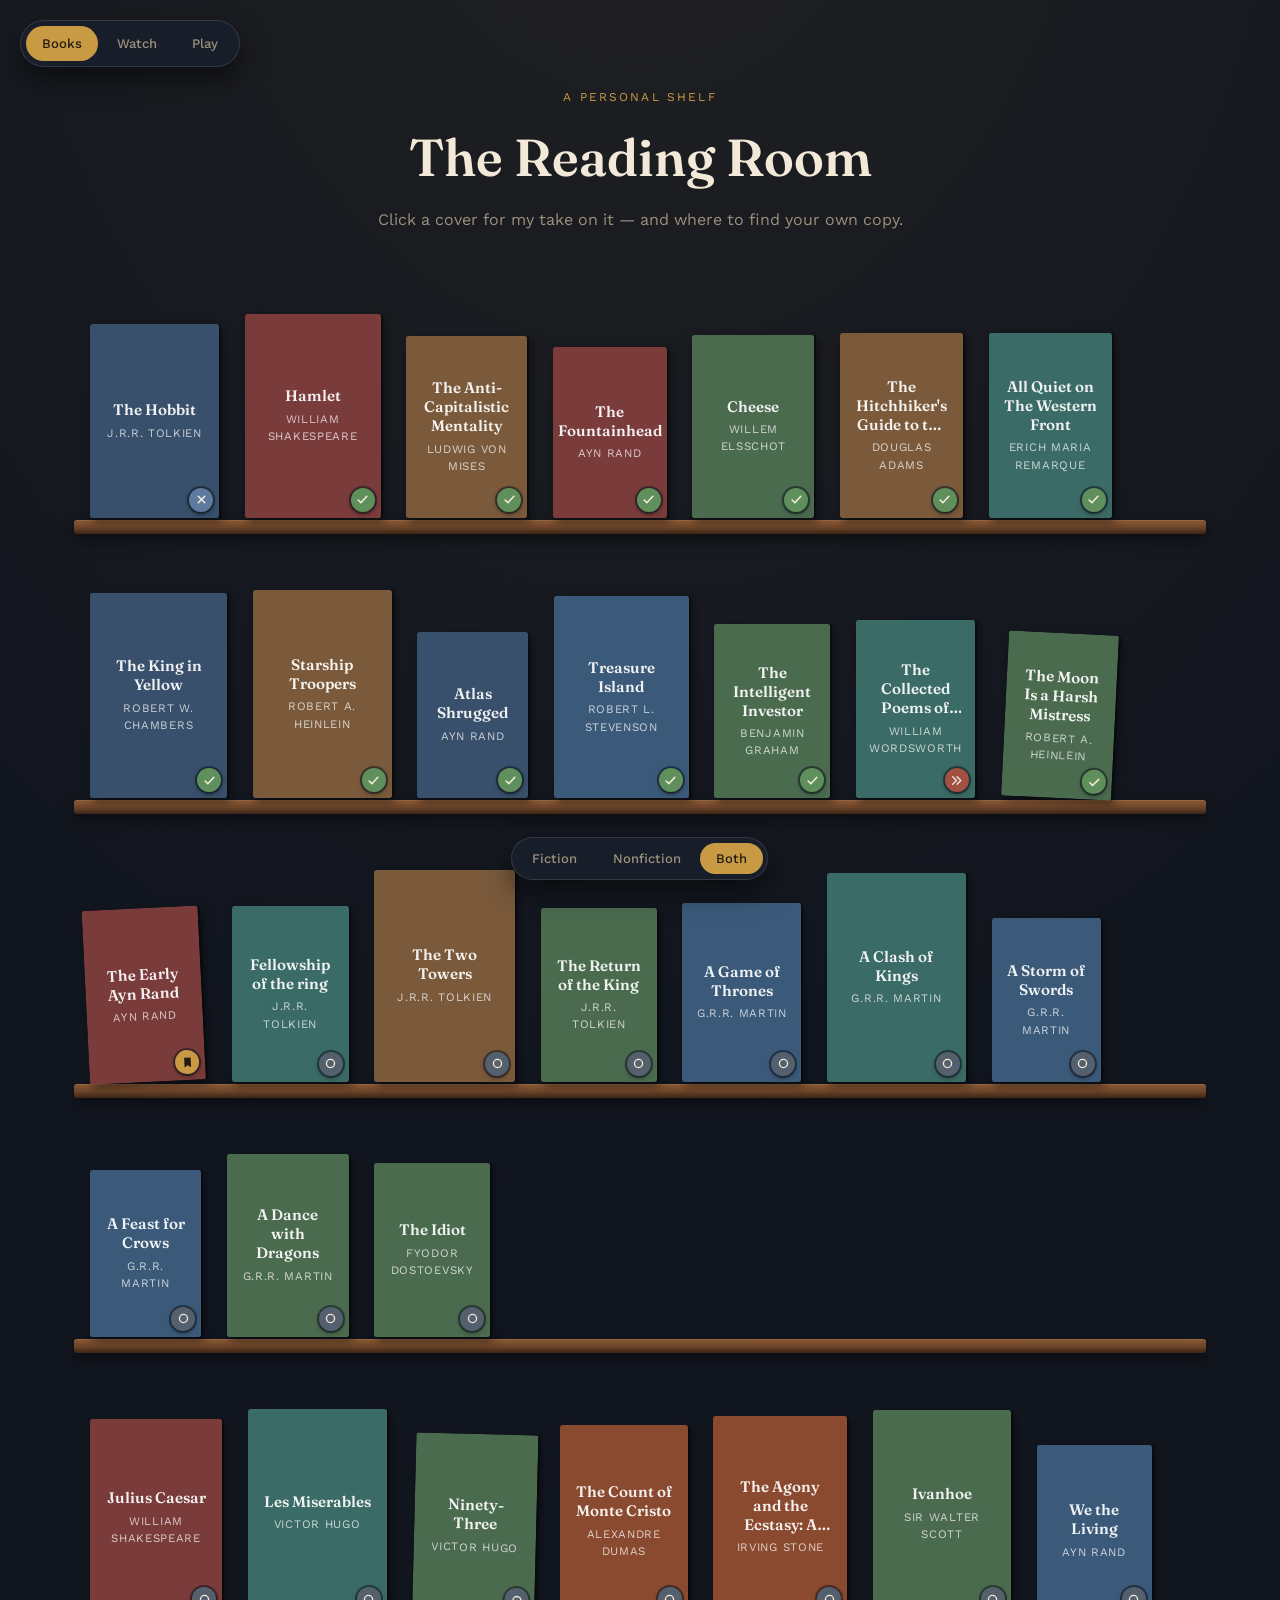
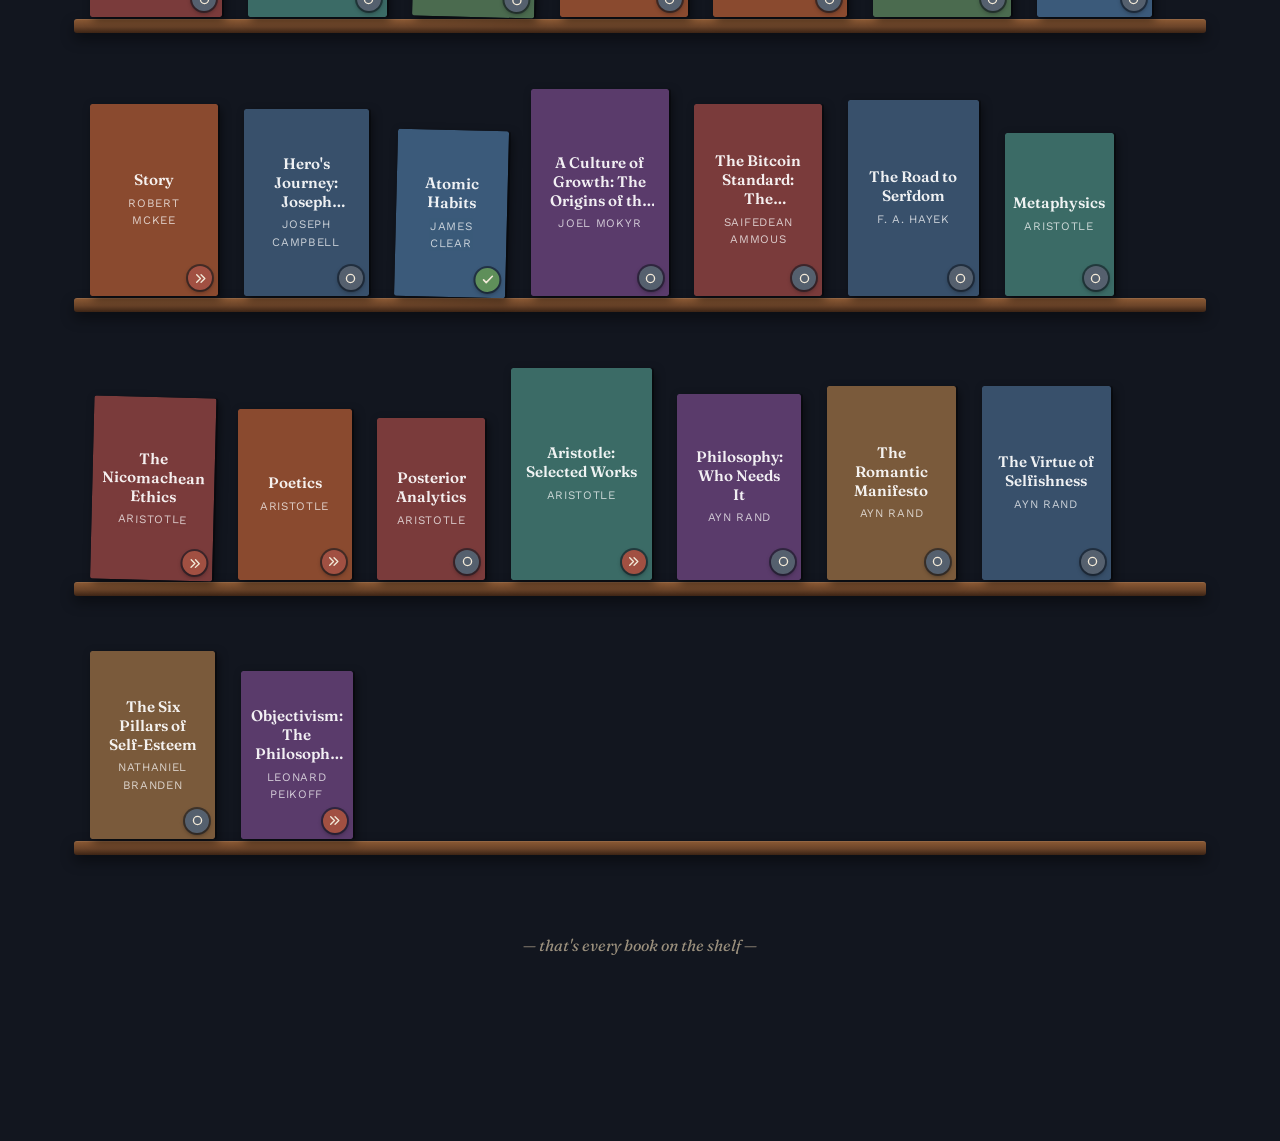
<file: index.html>
<!DOCTYPE html>
<html lang="en">
<head>
<meta charset="UTF-8">
<meta name="viewport" content="width=device-width, initial-scale=1.0">
<title>The Reading Room — a shelf of books</title>
<meta name="description" content="A personal shelf of books, with notes on each one.">
<link rel="preconnect" href="https://fonts.googleapis.com">
<link rel="preconnect" href="https://fonts.gstatic.com" crossorigin>
<link href="https://fonts.googleapis.com/css2?family=Fraunces:ital,opsz,wght@0,9..144,400;0,9..144,600;1,9..144,500&family=Work+Sans:wght@400;500;600&display=swap" rel="stylesheet">
<link rel="stylesheet" href="style.css">
</head>
<body data-room="books">

  <nav id="room-nav" aria-label="Switch room"></nav>

  <header class="site-header">
    <p class="eyebrow">a personal shelf</p>
    <h1 class="site-title">The Reading Room</h1>
    <p class="site-sub">Click a cover for my take on it — and where to find your own copy.</p>
  </header>

  <main id="shelves" aria-label="Bookshelf"></main>

  <div id="sentinel" aria-hidden="true"></div>

  <p id="end-message" hidden>— that's every book on the shelf —</p>
  <p id="empty-message" hidden>The shelf is empty. Add some books in <code>books-data.js</code>.</p>

  <div id="filter-bar" role="group" aria-label="Filter books by category"></div>

  <div id="modal-overlay" hidden>
    <div id="modal-card" role="dialog" aria-modal="true" aria-labelledby="modal-title">
      <button id="modal-close" type="button" aria-label="Close">&times;</button>
      <div class="modal-cover-wrap">
        <img id="modal-cover" alt="">
      </div>
      <div class="modal-body">
        <p class="modal-eyebrow" id="modal-author"></p>
        <h2 id="modal-title"></h2>
        <span id="modal-status" class="status-pill"></span>
        <div class="modal-note">
          <p class="modal-note-label">My note</p>
          <p id="modal-note-text"></p>
        </div>
        <a id="modal-link" class="checkout-link" target="_blank" rel="noopener noreferrer">
          Check it out <span aria-hidden="true">&rarr;</span>
        </a>
      </div>
    </div>
  </div>

  <script src="books-data.js"></script>
  <script src="app.js"></script>
</body>
</html>
</file>
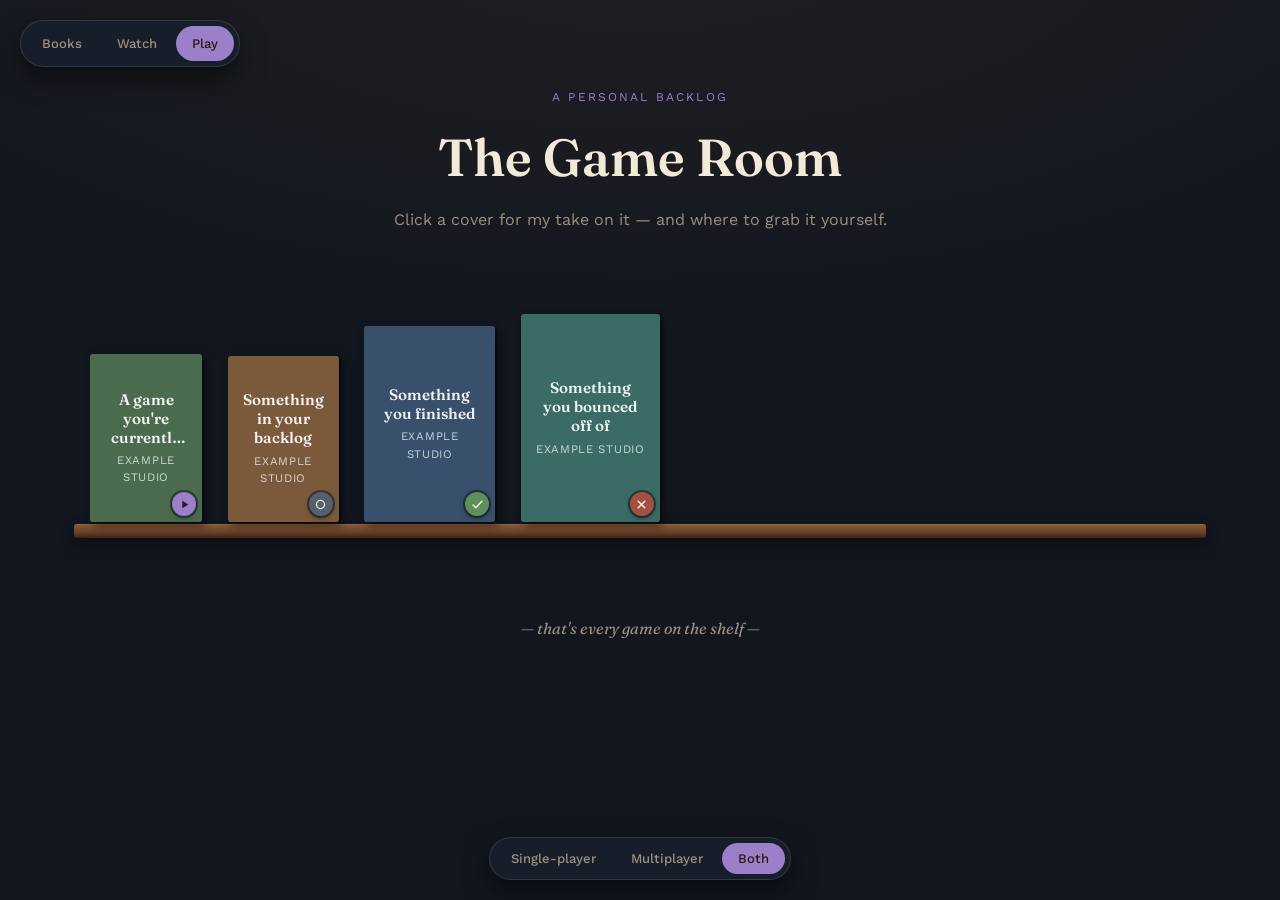
<file: play.html>
<!DOCTYPE html>
<html lang="en">
<head>
<meta charset="UTF-8">
<meta name="viewport" content="width=device-width, initial-scale=1.0">
<title>The Game Room — a video game backlog</title>
<meta name="description" content="A personal video game shelf, with notes on each one.">
<link rel="preconnect" href="https://fonts.googleapis.com">
<link rel="preconnect" href="https://fonts.gstatic.com" crossorigin>
<link href="https://fonts.googleapis.com/css2?family=Fraunces:ital,opsz,wght@0,9..144,400;0,9..144,600;1,9..144,500&family=Work+Sans:wght@400;500;600&display=swap" rel="stylesheet">
<link rel="stylesheet" href="style.css">
</head>
<body data-room="play">

  <nav id="room-nav" aria-label="Switch room"></nav>

  <header class="site-header">
    <p class="eyebrow">a personal backlog</p>
    <h1 class="site-title">The Game Room</h1>
    <p class="site-sub">Click a cover for my take on it — and where to grab it yourself.</p>
  </header>

  <main id="shelves" aria-label="Game shelf"></main>

  <div id="sentinel" aria-hidden="true"></div>

  <p id="end-message" hidden>— that's every game on the shelf —</p>
  <p id="empty-message" hidden>The shelf is empty. Add some games in <code>games-data.js</code>.</p>

  <div id="filter-bar" role="group" aria-label="Filter by category"></div>

  <div id="modal-overlay" hidden>
    <div id="modal-card" role="dialog" aria-modal="true" aria-labelledby="modal-title">
      <button id="modal-close" type="button" aria-label="Close">&times;</button>
      <div class="modal-cover-wrap">
        <img id="modal-cover" alt="">
      </div>
      <div class="modal-body">
        <p class="modal-eyebrow" id="modal-author"></p>
        <h2 id="modal-title"></h2>
        <span id="modal-status" class="status-pill"></span>
        <div class="modal-note">
          <p class="modal-note-label">My note</p>
          <p id="modal-note-text"></p>
        </div>
        <a id="modal-link" class="checkout-link" target="_blank" rel="noopener noreferrer">
          Play it <span aria-hidden="true">&rarr;</span>
        </a>
      </div>
    </div>
  </div>

  <script src="games-data.js"></script>
  <script src="app.js"></script>
</body>
</html>
</file>
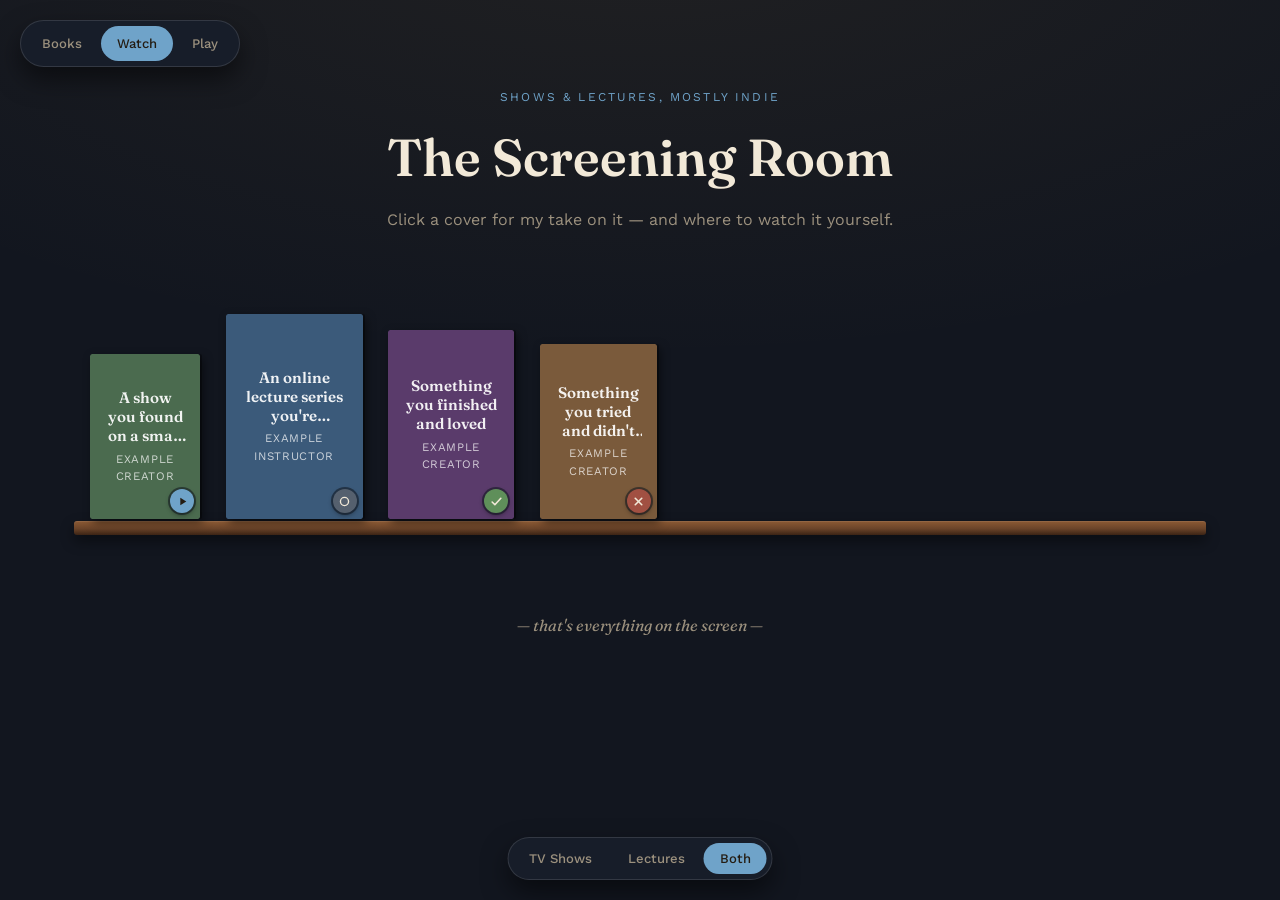
<file: watch.html>
<!DOCTYPE html>
<html lang="en">
<head>
<meta charset="UTF-8">
<meta name="viewport" content="width=device-width, initial-scale=1.0">
<title>The Screening Room — shows &amp; lectures</title>
<meta name="description" content="A personal watchlist of shows and online lectures, with notes on each one.">
<link rel="preconnect" href="https://fonts.googleapis.com">
<link rel="preconnect" href="https://fonts.gstatic.com" crossorigin>
<link href="https://fonts.googleapis.com/css2?family=Fraunces:ital,opsz,wght@0,9..144,400;0,9..144,600;1,9..144,500&family=Work+Sans:wght@400;500;600&display=swap" rel="stylesheet">
<link rel="stylesheet" href="style.css">
</head>
<body data-room="watch">

  <nav id="room-nav" aria-label="Switch room"></nav>

  <header class="site-header">
    <p class="eyebrow">shows &amp; lectures, mostly indie</p>
    <h1 class="site-title">The Screening Room</h1>
    <p class="site-sub">Click a cover for my take on it — and where to watch it yourself.</p>
  </header>

  <main id="shelves" aria-label="Watchlist"></main>

  <div id="sentinel" aria-hidden="true"></div>

  <p id="end-message" hidden>— that's everything on the screen —</p>
  <p id="empty-message" hidden>The screen is empty. Add some in <code>shows-data.js</code>.</p>

  <div id="filter-bar" role="group" aria-label="Filter by category"></div>

  <div id="modal-overlay" hidden>
    <div id="modal-card" role="dialog" aria-modal="true" aria-labelledby="modal-title">
      <button id="modal-close" type="button" aria-label="Close">&times;</button>
      <div class="modal-cover-wrap">
        <img id="modal-cover" alt="">
      </div>
      <div class="modal-body">
        <p class="modal-eyebrow" id="modal-author"></p>
        <h2 id="modal-title"></h2>
        <span id="modal-status" class="status-pill"></span>
        <div class="modal-note">
          <p class="modal-note-label">My note</p>
          <p id="modal-note-text"></p>
        </div>
        <a id="modal-link" class="checkout-link" target="_blank" rel="noopener noreferrer">
          Watch it <span aria-hidden="true">&rarr;</span>
        </a>
      </div>
    </div>
  </div>

  <script src="shows-data.js"></script>
  <script src="app.js"></script>
</body>
</html>
</file>
<file: style.css>
/* ============================================================
   THE READING ROOM / SCREENING ROOM / GAME ROOM
   Shared design tokens — one stylesheet, three rooms.
   Change the colors here to re-theme the whole site at once.
   Each room gets its own accent color via [data-room="..."]
   further down — look there to tweak just one room's flavor.
   ============================================================ */
:root {
  --color-bg: #12161f;
  --color-bg-alt: #171d29;
  --color-wood: #6b4429;
  --color-wood-dark: #3c2415;
  --color-wood-light: #8c5a34;
  --color-accent: #c99a44;        /* books room: brass/gold */
  --color-accent-bright: #e6c07a;
  --color-cream: #f2e9d8;
  --color-muted: #9c917e;
  --color-parchment: #efe3cd;
  --color-parchment-dim: #e3d5b8;
  --color-ink: #241c12;

  /* Status badge colors. "Active" (reading/watching/playing) always
     matches the room's accent color, so it re-tints automatically
     per room — see STATUS_SLOT_COLORS in app.js, which references
     --color-accent directly rather than through this variable
     (CSS custom properties don't "re-derive" through an indirection
     like this across a body[data-room] override, so the direct
     reference is what actually makes the re-tinting work). */
  --color-status-notstarted: #55606e;
  --color-status-done: #5f8f5a;
  --color-status-dropped: #a15042;
  --color-status-skim: #5c7a9e;

  --font-display: 'Fraunces', Georgia, serif;
  --font-body: 'Work Sans', -apple-system, BlinkMacSystemFont, sans-serif;

  --shelf-radius: 3px;
}

/* Per-room accent tinting — same layout, different mood.
   Add a new block here (and set data-room="..." on <body>) if
   you ever add a fourth room. */
body[data-room="watch"] {
  --color-accent: #6fa3c9;   /* screening room: steel-blue projector glow */
  --color-accent-bright: #9cc9e3;
}

body[data-room="play"] {
  --color-accent: #9b7fc9;   /* game room: soft arcade violet */
  --color-accent-bright: #c0a8e3;
}

* { box-sizing: border-box; }

html { color-scheme: dark; }

body {
  margin: 0;
  background: var(--color-bg);
  background-image:
    radial-gradient(ellipse 80% 50% at 50% -10%, rgba(201, 154, 68, 0.08), transparent);
  color: var(--color-cream);
  font-family: var(--font-body);
  line-height: 1.5;
  min-height: 100vh;
  padding-bottom: 5.5rem; /* keeps content clear of the fixed filter bar */
}

/* ---------- Room switcher (fixed to the top-left of the screen) ---------- */
#room-nav {
  position: fixed;
  left: 1.25rem;
  top: 1.25rem;
  z-index: 60;
  display: flex;
  gap: 0.2rem;
  background: var(--color-bg-alt);
  border: 1px solid rgba(255, 255, 255, 0.12);
  border-radius: 999px;
  padding: 0.3rem;
  box-shadow: 0 12px 26px rgba(0, 0, 0, 0.5);
}

.room-nav-link {
  border: none;
  background: transparent;
  color: var(--color-muted);
  font-family: var(--font-body);
  font-size: 0.82rem;
  font-weight: 500;
  padding: 0.5rem 1rem;
  border-radius: 999px;
  text-decoration: none;
  transition: background 150ms ease, color 150ms ease;
}

.room-nav-link:hover { color: var(--color-cream); }

.room-nav-link.is-current {
  background: var(--color-accent);
  color: var(--color-ink);
  cursor: default;
}

.room-nav-link:focus-visible {
  outline: 2px solid var(--color-accent-bright);
  outline-offset: 2px;
}

/* ---------- Header ---------- */
.site-header {
  max-width: 760px;
  margin: 0 auto;
  padding: 5.5rem 1.5rem 2.5rem;
  text-align: center;
}

.eyebrow {
  font-family: var(--font-body);
  font-size: 0.75rem;
  letter-spacing: 0.18em;
  text-transform: uppercase;
  color: var(--color-accent);
  margin: 0 0 0.75rem;
}

.site-title {
  font-family: var(--font-display);
  font-weight: 600;
  font-size: clamp(2.25rem, 5vw, 3.25rem);
  margin: 0 0 0.75rem;
  color: var(--color-cream);
}

.site-sub {
  font-size: 1rem;
  color: var(--color-muted);
  margin: 0;
}

/* ---------- Shelves ---------- */
#shelves {
  max-width: 1180px;
  margin: 0 auto;
  padding: 0 1.5rem 2rem;
}

.shelf {
  position: relative;
  display: flex;
  flex-wrap: wrap;
  align-items: flex-end;
  gap: 1.4rem 1.6rem;
  padding: 2.6rem 1rem 1.9rem;
}

/* the wooden plank each row of items stands on */
.shelf::after {
  content: "";
  position: absolute;
  left: 0;
  right: 0;
  bottom: 0.9rem;
  height: 14px;
  border-radius: var(--shelf-radius);
  background: linear-gradient(180deg, var(--color-wood-light) 0%, var(--color-wood) 55%, var(--color-wood-dark) 100%);
  box-shadow:
    0 6px 14px rgba(0, 0, 0, 0.45),
    inset 0 1px 0 rgba(255, 255, 255, 0.08);
}

/* Used for a split second to measure where the browser wraps a
   batch of items onto new lines (see layoutIntoShelves in app.js).
   Never meant to be seen — hidden as a safety net in case anything
   ever paints mid-measurement. */
.shelf-measuring {
  visibility: hidden;
}

/* ---------- Item (a book / show / game cover) ---------- */
/* Class names say "book" for historical reasons, but this same
   engine and stylesheet now renders books, shows, and games. */
.book {
  position: relative;
  z-index: 1;
  border: none;
  padding: 0;
  cursor: pointer;
  background: transparent;
  font: inherit;
  color: inherit;
  aspect-ratio: 2 / 3;
  border-radius: 2px;
  overflow: hidden;
  box-shadow:
    2px 0 0 rgba(0, 0, 0, 0.35),
    3px 4px 10px rgba(0, 0, 0, 0.5);
  transform: translateY(0) rotate(var(--book-tilt, 0deg));
  transform-origin: bottom center;
  transition: transform 180ms ease, box-shadow 180ms ease, outline-color 120ms ease;
  outline: 2px solid transparent;
  outline-offset: 2px;
}

.book img {
  display: block;
  width: 100%;
  height: 100%;
  object-fit: cover;
}

/* Used both on the shelf (inside .book) and in the note pop-up
   (inside .modal-cover-wrap) — sized by its own aspect ratio so it
   looks right in either place, not just as a child of .book. */
.book-fallback {
  display: flex;
  flex-direction: column;
  justify-content: center;
  align-items: center;
  text-align: center;
  width: 100%;
  aspect-ratio: 2 / 3;
  border-radius: 2px;
  padding: 0.9rem;
  gap: 0.35rem;
  background: var(--book-color, var(--color-wood));
  color: rgba(255, 255, 255, 0.92);
}

.book-fallback .fb-title {
  font-family: var(--font-display);
  font-weight: 600;
  font-size: 0.95rem;
  line-height: 1.25;
  display: -webkit-box;
  -webkit-line-clamp: 3;
  -webkit-box-orient: vertical;
  overflow: hidden;
}

.book-fallback .fb-author {
  font-size: 0.72rem;
  opacity: 0.8;
  text-transform: uppercase;
  letter-spacing: 0.06em;
  display: -webkit-box;
  -webkit-line-clamp: 2;
  -webkit-box-orient: vertical;
  overflow: hidden;
}

.book:hover,
.book:focus-visible {
  transform: translateY(-10px) rotate(var(--book-tilt, 0deg));
  box-shadow:
    2px 0 0 rgba(0, 0, 0, 0.35),
    4px 14px 22px rgba(0, 0, 0, 0.55),
    0 0 0 2px var(--color-accent);
}

.book:focus-visible {
  outline-color: var(--color-accent-bright);
}

/* ---------- Status badge (bottom-right corner of each cover) ---------- */
.book-status {
  position: absolute;
  z-index: 3;
  bottom: 6px;
  right: 6px;
  width: 24px;
  height: 24px;
  border-radius: 50%;
  display: flex;
  align-items: center;
  justify-content: center;
  box-shadow:
    0 0 0 2px rgba(18, 22, 31, 0.55),
    0 2px 5px rgba(0, 0, 0, 0.45);
}

.book-status svg {
  width: 13px;
  height: 13px;
}

/* ---------- End / empty messages ---------- */
#end-message,
#empty-message {
  text-align: center;
  color: var(--color-muted);
  font-family: var(--font-display);
  font-style: italic;
  font-size: 1rem;
  padding: 1rem 1.5rem 5rem;
}

#empty-message code {
  font-family: monospace;
  background: var(--color-bg-alt);
  padding: 0.1rem 0.4rem;
  border-radius: 3px;
}

/* ---------- Modal ---------- */
#modal-overlay {
  position: fixed;
  inset: 0;
  background: rgba(10, 12, 17, 0.72);
  backdrop-filter: blur(3px);
  display: flex;
  align-items: center;
  justify-content: center;
  padding: 1.5rem;
  z-index: 100;
}

#modal-overlay[hidden] { display: none; }

#modal-card {
  position: relative;
  background: var(--color-parchment);
  color: var(--color-ink);
  max-width: 640px;
  width: 100%;
  max-height: 85vh;
  overflow-y: auto;
  border-radius: 6px;
  display: grid;
  grid-template-columns: 180px 1fr;
  gap: 0;
  box-shadow: 0 30px 60px rgba(0, 0, 0, 0.55);
}

.modal-cover-wrap {
  background: var(--color-parchment-dim);
  display: flex;
  align-items: center;
  justify-content: center;
  padding: 1.5rem;
}

#modal-cover {
  width: 100%;
  aspect-ratio: 2 / 3;
  object-fit: cover;
  border-radius: 3px;
  box-shadow: 0 8px 18px rgba(0, 0, 0, 0.3);
}

#modal-cover[hidden] { display: none; }

.modal-body {
  padding: 2rem 2rem 2rem 1.5rem;
}

.modal-eyebrow {
  font-size: 0.72rem;
  text-transform: uppercase;
  letter-spacing: 0.1em;
  color: #8a7a5c;
  margin: 0 0 0.35rem;
}

#modal-title {
  font-family: var(--font-display);
  font-size: 1.6rem;
  font-weight: 600;
  margin: 0 0 0.7rem;
  line-height: 1.2;
}

.status-pill {
  display: inline-block;
  font-size: 0.7rem;
  font-weight: 600;
  text-transform: uppercase;
  letter-spacing: 0.06em;
  padding: 0.28rem 0.7rem;
  border-radius: 999px;
  margin-bottom: 1.2rem;
}

.modal-note {
  border-top: 1px solid rgba(36, 28, 18, 0.15);
  padding-top: 1rem;
  margin-bottom: 1.5rem;
}

.modal-note-label {
  font-family: var(--font-display);
  font-style: italic;
  font-size: 0.85rem;
  color: #8a7a5c;
  margin: 0 0 0.4rem;
}

#modal-note-text {
  margin: 0;
  font-size: 0.98rem;
  line-height: 1.6;
}

.checkout-link {
  display: inline-flex;
  align-items: center;
  gap: 0.4rem;
  background: var(--color-ink);
  color: var(--color-parchment);
  text-decoration: none;
  font-size: 0.9rem;
  font-weight: 500;
  padding: 0.65rem 1.1rem;
  border-radius: 4px;
  transition: background 150ms ease, transform 150ms ease;
}

.checkout-link:hover { background: #3a2d1c; transform: translateY(-1px); }

#modal-close {
  position: absolute;
  top: 0.75rem;
  right: 0.75rem;
  width: 32px;
  height: 32px;
  border-radius: 50%;
  border: none;
  background: rgba(36, 28, 18, 0.08);
  color: var(--color-ink);
  font-size: 1.4rem;
  line-height: 1;
  cursor: pointer;
  z-index: 2;
}

#modal-close:hover { background: rgba(36, 28, 18, 0.18); }

/* ---------- Filter bar (fixed to the bottom of the screen) ---------- */
#filter-bar {
  position: fixed;
  left: 50%;
  bottom: 1.25rem;
  transform: translateX(-50%);
  z-index: 60;
  display: flex;
  gap: 0.2rem;
  background: var(--color-bg-alt);
  border: 1px solid rgba(255, 255, 255, 0.12);
  border-radius: 999px;
  padding: 0.3rem;
  box-shadow: 0 12px 26px rgba(0, 0, 0, 0.5);
}

.filter-btn {
  border: none;
  background: transparent;
  color: var(--color-muted);
  font-family: var(--font-body);
  font-size: 0.82rem;
  font-weight: 500;
  padding: 0.5rem 1rem;
  border-radius: 999px;
  cursor: pointer;
  transition: background 150ms ease, color 150ms ease;
}

.filter-btn:hover { color: var(--color-cream); }

.filter-btn.is-active {
  background: var(--color-accent);
  color: var(--color-ink);
}

.filter-btn:focus-visible {
  outline: 2px solid var(--color-accent-bright);
  outline-offset: 2px;
}

/* ---------- Responsive ---------- */
@media (max-width: 560px) {
  .book { width: 92px !important; }
  #modal-card { grid-template-columns: 1fr; }
  .modal-cover-wrap { padding: 1.5rem 1.5rem 0; }
  .modal-body { padding: 1.25rem 1.5rem 1.75rem; }
  .site-header { padding-top: 6.5rem; }
}

/* ---------- Reduced motion ---------- */
@media (prefers-reduced-motion: reduce) {
  .book { transition: none; }
  .book:hover, .book:focus-visible { transform: none; }
  .checkout-link { transition: none; }
}
</file>
